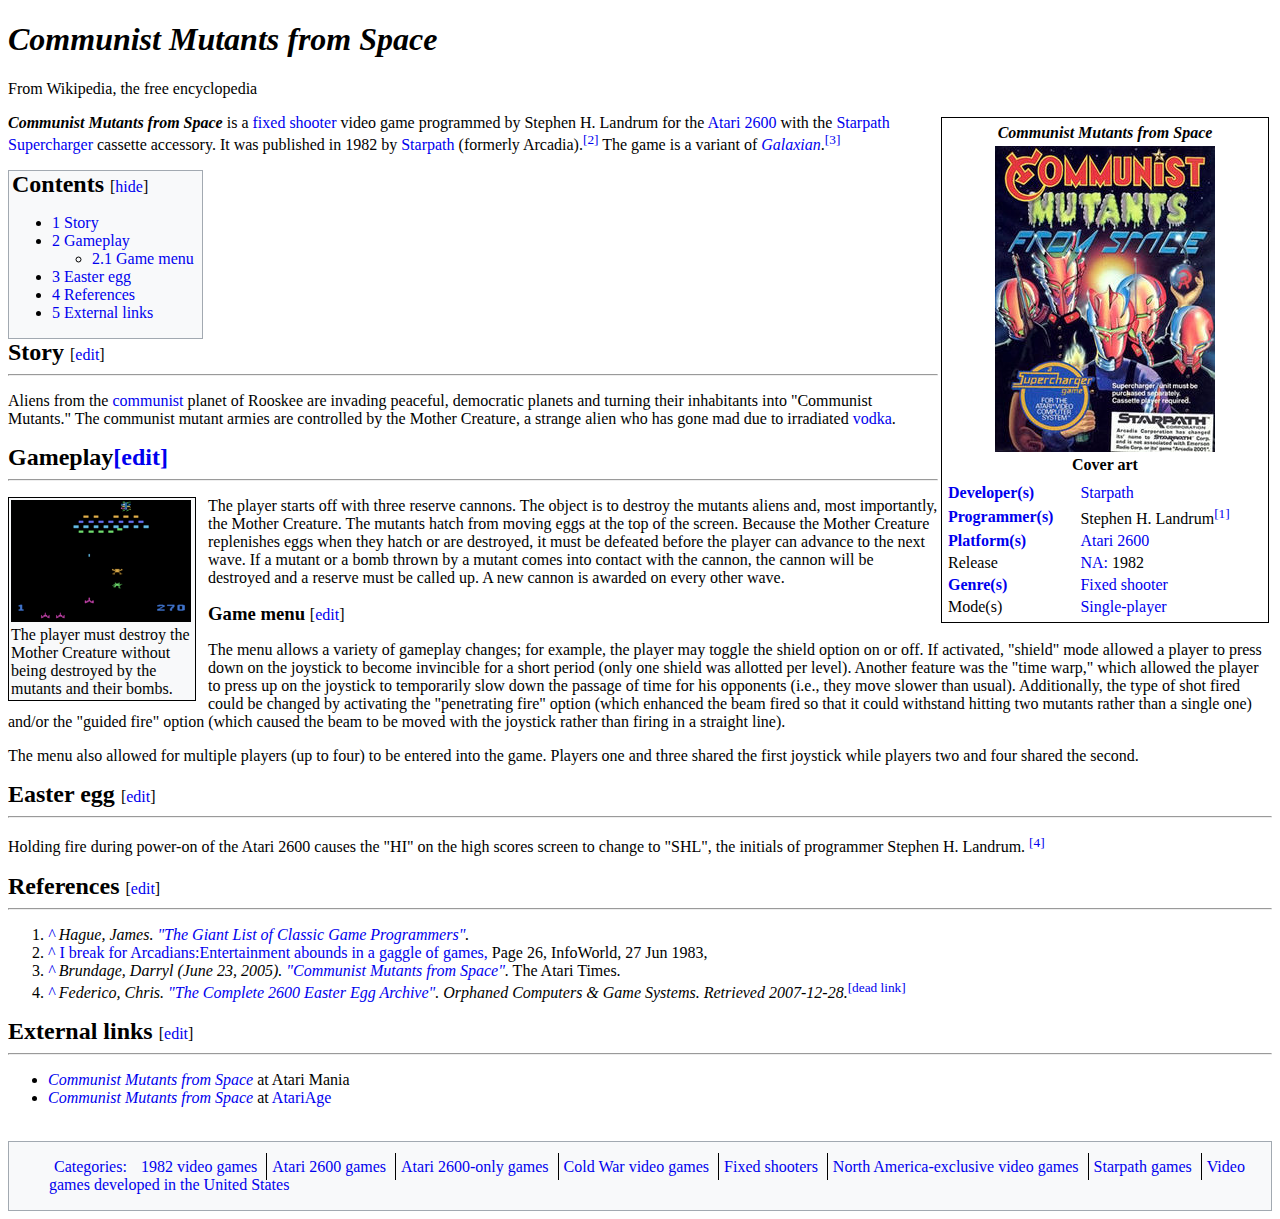
<file: Kommunista_Muntansok/index.html>
<!DOCTYPE html>
<html lang="en">
<head>
  <meta charset="utf-8">
  <title>Kommunista Mutánsok</title>
  <meta name="viewport" content="width=device-width, initial-scale=1">
  <link rel="stylesheet" type="text/css" href="kommunista.css">
</head>
<body>
  <div>
    <div class="fejdiv">
      <h1>Communist Mutants from Space</h1>
      <p class="fejp">From Wikipedia, the free encyclopedia</p>
    </div>
  <div >
    <table class="adatlap">
      <tr>
        <th>
          <table>
            <tr>
              <th>Communist Mutants from Space</th>
            </tr>
            <tr>
              <td> <div class="kep"><figure><img src="assets/220px-Communist_Mutants_from_Space_cover.jpg" alt="Communist Mutants from Space cover.jpg"><figcaption>Cover art</figcaption></figure></div></td>
            </tr>
          </table>
        </th>
      </tr>
      <tr>
        <td>
          <table>
            <tr>
              <td><a href="#" class="bold">Developer(s)</a></td><td> <a href="#">Starpath</a></td>
            </tr>
            <tr>
              <td><a href="#" class="bold">Programmer(s)</a></td><td>	Stephen H. Landrum<a href="#"><sup>[1]</sup></a></td>
            </tr>
            <tr>
              <td><a href="#" class="bold">Platform(s)</a></td><td>	<a href="#">Atari 2600</a></td>
            </tr>
            <tr>
              <td>Release</td><td><a href="#">NA:</a> 1982</td>
            </tr>
            <tr>
              <td><a href="#" class="bold">Genre(s)</a></td><td>	<a href="#">Fixed shooter</a></td>
            </tr>
            <tr>
              <td>Mode(s)</td><td>	<a href="#">Single-player</a></td>
            </tr>
          </table>
        </td>
      </tr>
    </table>
  </div>
    
  <p><strong><em>Communist Mutants from Space</em></strong> is a <a href="#">fixed shooter</a> video game programmed by Stephen H. Landrum for the <a href="#">Atari 2600</a> with the <a href="#">Starpath Supercharger</a> cassette accessory. It was published in 1982 by <a href="#">Starpath</a> (formerly Arcadia).<a href="#"><sup>[2]</sup></a> The game is a variant of <a href="#"><em>Galaxian</em></a>.<a href="#"><sup>[3]</sup></a></p>
 
  <div class="tartjegy">
    <h2>Contents </h2> [<a href="#">hide</a>]
    <ul>
      <li><a href="#">1 Story</a></li>
      <li><a href="#">2 Gameplay</a>
        <ul>
          <li><a href="#">2.1 Game menu</a></li>
        </ul></li>
      <li><a href="#">3 Easter egg</a></li>
      <li><a href="#">4 References</a></li>
      <li><a href="#">5 External links</a></li>
    </ul>
  </div>
    
  <h2>Story </h2> [<a href="#">edit</a>]
  <hr>
  <p>Aliens from the <a href="#">communist</a> planet of Rooskee are invading peaceful, democratic planets and turning their inhabitants into "Communist Mutants." The communist mutant armies are controlled by the Mother Creature, a strange alien who has gone mad due to irradiated <a href="#">vodka</a>.</p>
  <h2>Gameplay<a href="#">[edit]</a></h2>
  <hr>
  <div class="commieCont">
    <div class="commiemutants"><figure class="kommunista180">
      <img src="assets/180px-Commiemutants.png" alt="Kommunista mutánsok">
        <figcaption>The player must destroy the Mother Creature without being destroyed by the mutants and their bombs.</figcaption></figure>
    </div>
    <p>The player starts off with three reserve cannons. The object is to destroy the mutants aliens and, most importantly, the Mother Creature. The mutants hatch from moving eggs at the top of the screen. Because the Mother Creature replenishes eggs when they hatch or are destroyed, it must be defeated before the player can advance to the next wave. If a mutant or a bomb thrown by a mutant comes into contact with the cannon, the cannon will be destroyed and a reserve must be called up. A new cannon is awarded on every other wave.</p>
  </div>  
  <h3>Game menu </h3> [<a href="#">edit</a>]
  <p>The menu allows a variety of gameplay changes; for example, the player may toggle the shield option on or off. If activated, "shield" mode allowed a player to press down on the joystick to become invincible for a short period (only one shield was allotted per level). Another feature was the "time warp," which allowed the player to press up on the joystick to temporarily slow down the passage of time for his opponents (i.e., they move slower than usual). Additionally, the type of shot fired could be changed by activating the "penetrating fire" option (which enhanced the beam fired so that it could withstand hitting two mutants rather than a single one) and/or the "guided fire" option (which caused the beam to be moved with the joystick rather than firing in a straight line).</p>
  <p>The menu also allowed for multiple players (up to four) to be entered into the game. Players one and three shared the first joystick while players two and four shared the second.</p>
    
  <h2>Easter egg </h2> [<a href="#">edit</a>]
  <hr>
    <p>Holding fire during power-on of the Atari 2600 causes the "HI" on the high scores screen to change to "SHL", the initials of programmer Stephen H. Landrum. <a href="#"><sup>[4]</sup></a></p>

  <h2> References </h2> [<a href="#">edit</a>]
  <hr>
  <ol>
    <li><em><a href="#">^</a> Hague, James. <a href="#">"The Giant List of Classic Game Programmers"</a>.</em></li>
    <li><a href="#">^</a> <a href="#">I break for Arcadians:Entertainment abounds in a gaggle of games,</a> Page 26, InfoWorld, 27 Jun 1983,</li>
    <li><em><a href="#">^</a> Brundage, Darryl (June 23, 2005). <a href="#">"Communist Mutants from Space"</a>.</em> The Atari Times.</li>
    <li><em><a href="#">^</a> Federico, Chris. <a href="#">"The Complete 2600 Easter Egg Archive"</a>. Orphaned Computers & Game Systems. Retrieved 2007-12-28.</em><a href="#"><sup>[dead link]</sup></a></li>
  </ol>  
    
  <h2> External links </h2> [<a href="#">edit</a>]
  <hr>
  <ul>
    <li><em><a href="#">Communist Mutants from Space</a></em> at Atari Mania</li>
    <li><em><a href="#">Communist Mutants from Space</a></em> at <a href="#">AtariAge</a></li>
  </ul>
    <br>
  <div class="vizszintesLista">
    <ul>
      <li class="borderX"><a href="#">Categories: </a></li>
      <li class="borderX"><a href="#">1982 video games</a></li>
      <li class="border"><a href="#">Atari 2600 games</a></li>
      <li class="border"><a href="#">Atari 2600-only games</a></li>
      <li class="border"><a href="#">Cold War video games</a></li>
      <li class="border"><a href="#">Fixed shooters</a></li>
      <li class="border"><a href="#">North America-exclusive video games</a></li>
      <li class="border"><a href="#">Starpath games</a></li>
      <li class="border"><a href="#">Video games developed in the United States</a></li>
    </ul>
  </div>
  </div>
</body>
</html>
</file>
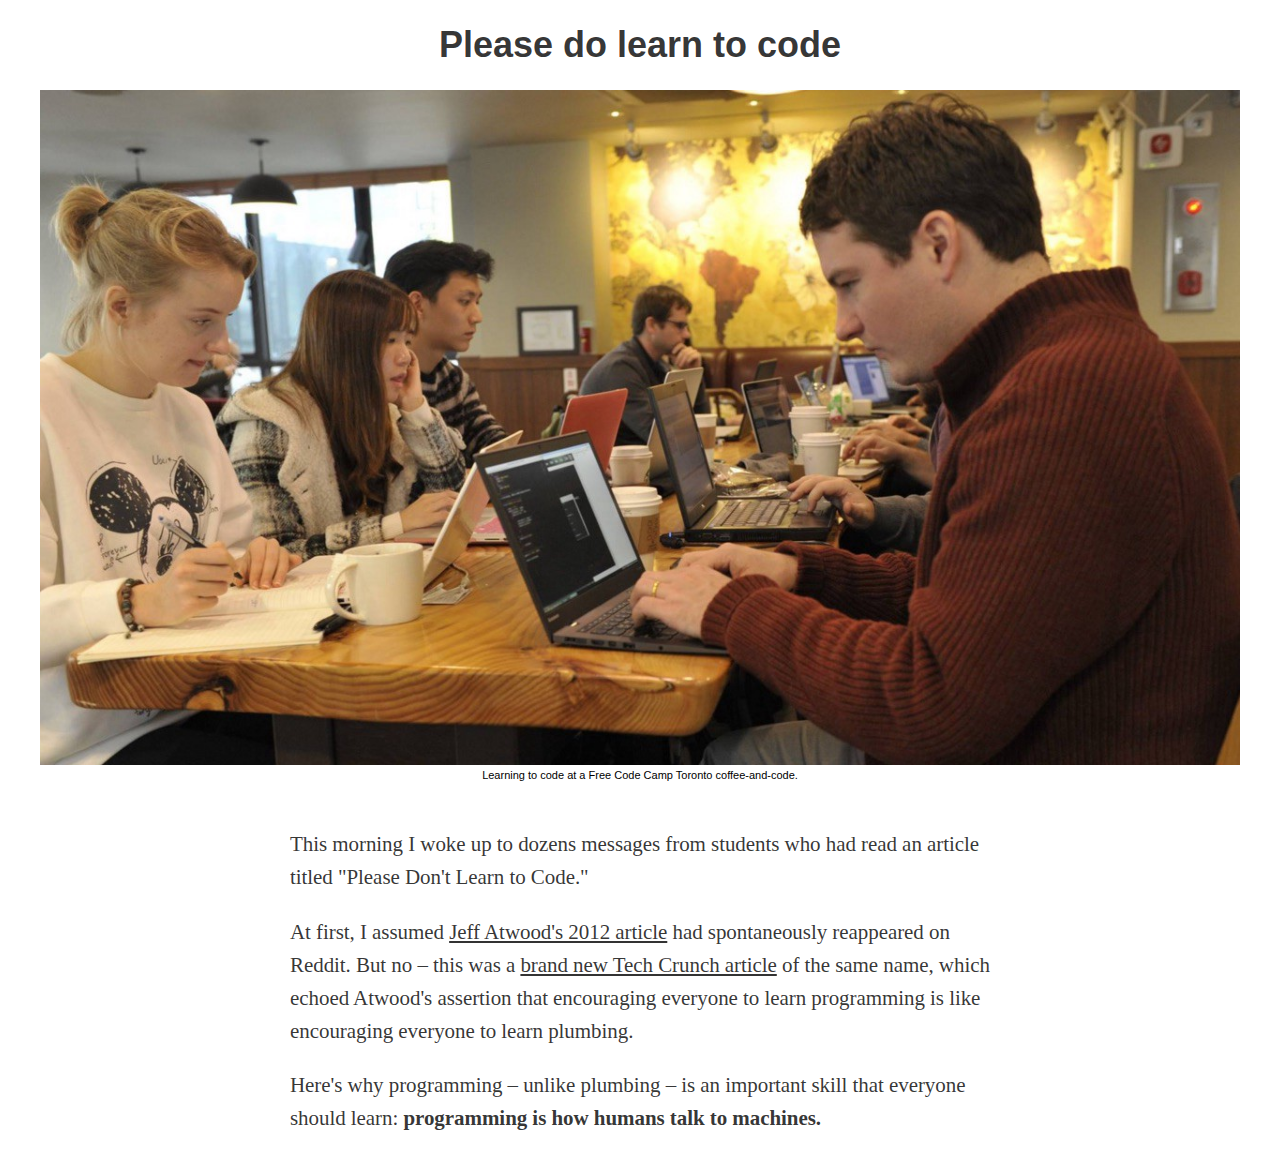
<file: Medium_cikk/index.html>
<!DOCTYPE html>
<html lang="en">
<head>
  <meta name="description" content="Médium cikk gyakorlás">
  <title>Medium Article</title>
  <link rel="stylesheet" type="text/css" href="main.css">
</head>
<body>
  <h1>Please do learn to code</h1>
  <figure>  <!--kép aláírással-->
    <img src="assets/medium-article-cover.jpg" alt="coders">
    <figcaption>Learning to code at a Free Code Camp Toronto coffee-and-code.</figcaption>   <!--kép aláírás-->
  </figure>
  <article> <!--a cikk, amely bekezdésekből áll (p), bár validációkor kellene bele h2-h6-ig valami-->
    <p>This morning I woke up to dozens messages from students who had read an article titled "Please Don't Learn to Code."</p>
    <p>At first, I assumed <a href="http://blog.codinghorror.com/please-dont-learn-to-code/" title="Jeff Atwood">Jeff Atwood's 2012 article</a> had spontaneously reappeared on Reddit. But no – this was a <a href="http://techcrunch.com/2016/05/10/please-dont-learn-to-code" title="Tech crunch">brand new Tech Crunch article</a> of the same name, which echoed Atwood's assertion that encouraging everyone to learn programming is like encouraging everyone to learn plumbing.</p>
    <p>Here's why programming – unlike plumbing – is an important skill that everyone should learn: <strong>programming is how humans talk to machines.</strong></p>
  </article>
</body>
</html>
</file>
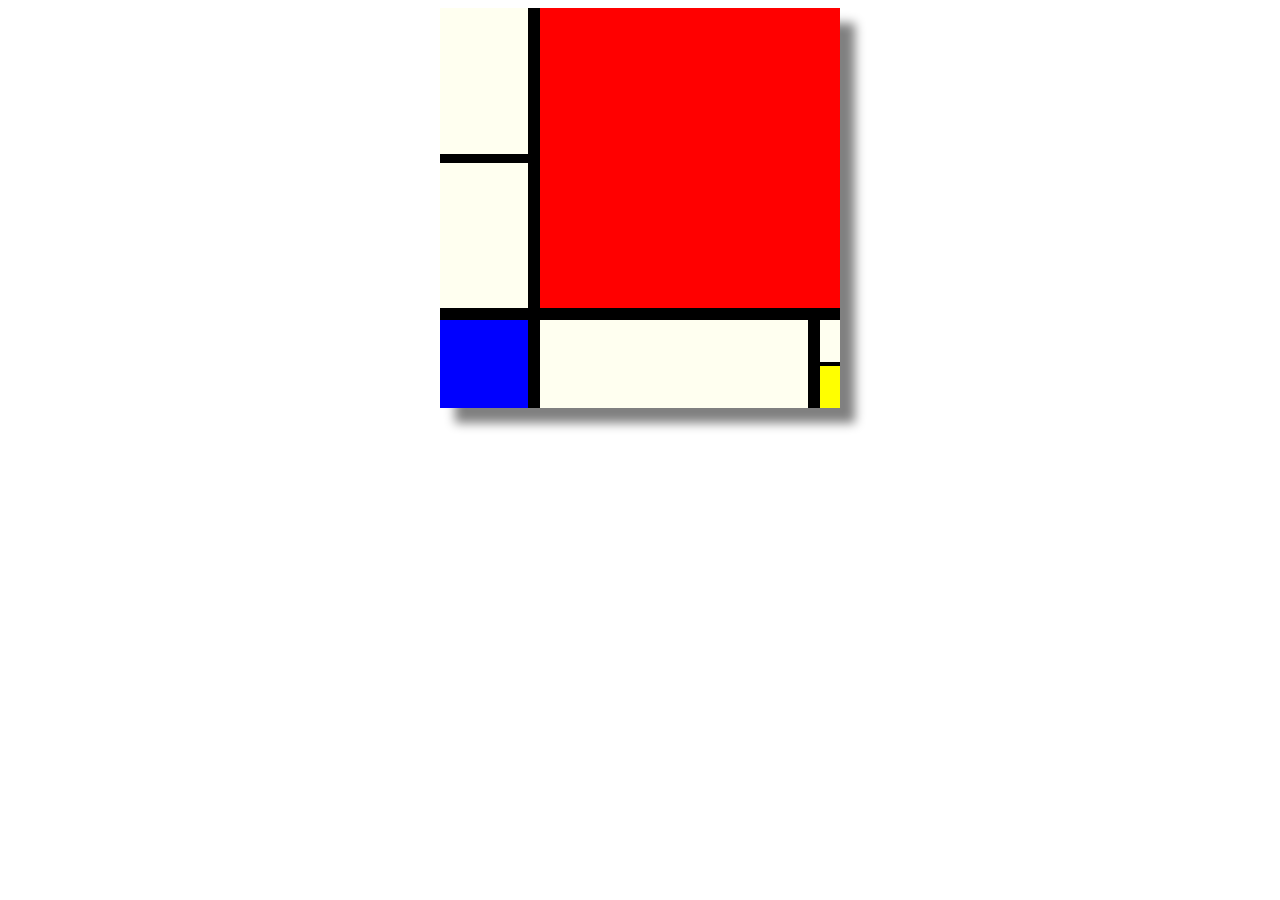
<file: Mondarin/index.html>
<!DOCTYPE html>
<html>
<head>
<meta name="description" content="Festmény">
  <meta charset="utf-8">
  <meta name="viewport" content="width=device-width">
  <title>Mondrian</title>
  <link rel="stylesheet" type="text/css" href="main.css">
</head>
<body>                   <!--htnl:"=" css:":"-->
<div id="canvas">        <!--id(css:#): azonosító div: vászon, erre festünk-->
  <div id="first-row">   <!-- class(css:.): osztály, egy idhez több osztály(tulajdonságleíró) is tartozhat-->
    <div id="big-rectangle" class="red right"></div>
    <div id="first-divider" class="black right"></div>
    <div id="first-column" class="ight">
      <div id="first-medium-rectangle"></div>
      <div id="second-divider" class="black"></div>
      <div id="second-medium-rectangle"></div>      
      </div>
    </div>
  <div id="second-row" class="black"></div>
  <div id="third-row">
    <div id="last-column" class="right">
      <div id="first-white"></div>
      <div id="third-divider" class="black"></div>
      <div id="first-yellow" class="yellow"></div>
      </div>
    <div id="fourth-divider" class="black right"></div>
    <div id="feher" class="right"></div>
    <div id="fifth-divider" class="black right"></div>
    <div id="kek" class="blue right"></div>
  </div>
</div>

</body>
</html>
</file>
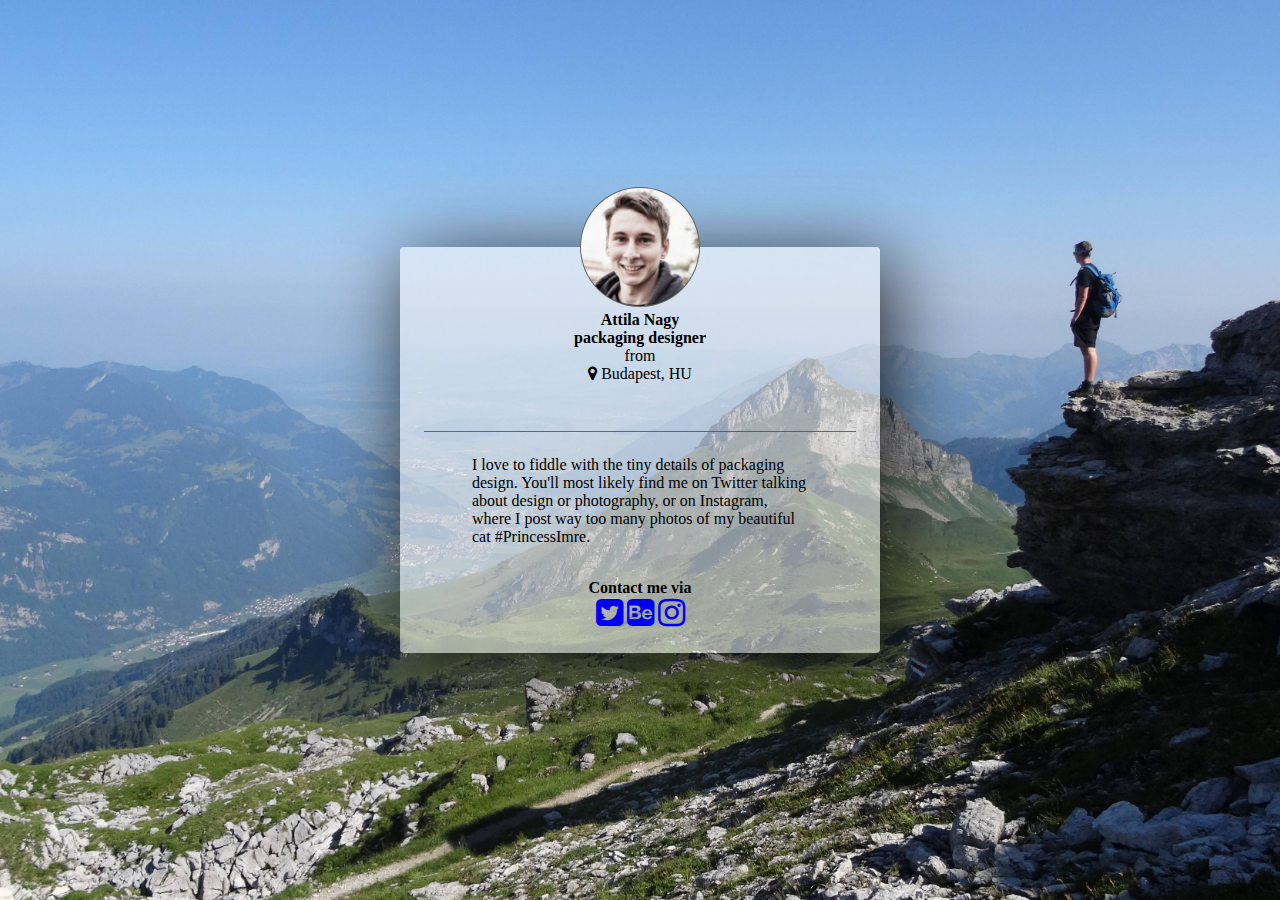
<file: Online_nevjegy/index.html>
<!DOCTYPE html>
<html>
<head>
<meta name="description" content="Névjegy">
  <meta charset="utf-8">
  <meta name="viewport" content="width=device-width">
  <title>Névjegy</title>
  <link rel="stylesheet" type="text/css" href="main.css">
  <link href="https://maxcdn.bootstrapcdn.com/font-awesome/4.7.0/css/font-awesome.min.css" rel="stylesheet">
</head>
<body>
  <div class="profile-card"> <!-- Becsomagoljuk egy egységbe az egész névjegyet -->
    <div class="head">       <!-- Van egy fejrész -->
      <div class="profile-image"><!-- Képpel, alapadatokkal -->
        <img src="assets/EcO1qil.jpg" alt="Profilkép">
      </div>
      <div class="name-headline">
        <h1>Attila Nagy</h1>
        <h2>packaging designer</h2>
        <span>from</span>
        <p><i class="fa fa-map-marker"></i> Budapest, HU</p>
      </div>
    </div>
    <div class="content">    <!-- És van egy törzs -->
      <p class="about">      <!-- Rövid leírással -->
        I love to fiddle with the tiny details of packaging design. You'll most likely find me on Twitter talking about design or photography, or on Instagram, where I post way too many photos of my beautiful cat #PrincessImre.
      </p>
      <section class="links"><!-- Linkekkel -->
        <h2>Contact me via</h2>
        <ul>
          <li><a href="https://twitter.com/#" title="Twitter"><i class="fa fa-2x fa-twitter-square"></i></a></li>
          <li><a href="https://behance.com/#" title="Behance"><i class="fa fa-2x fa-behance-square"></i></a></li>
          <li><a href="https://instagram.com/#" title="Instagram"><i class="fa fa-2x fa-instagram"></i></a></li>
        </ul>
      </section>
    </div>
  </div>
</body>
</html>
</file>
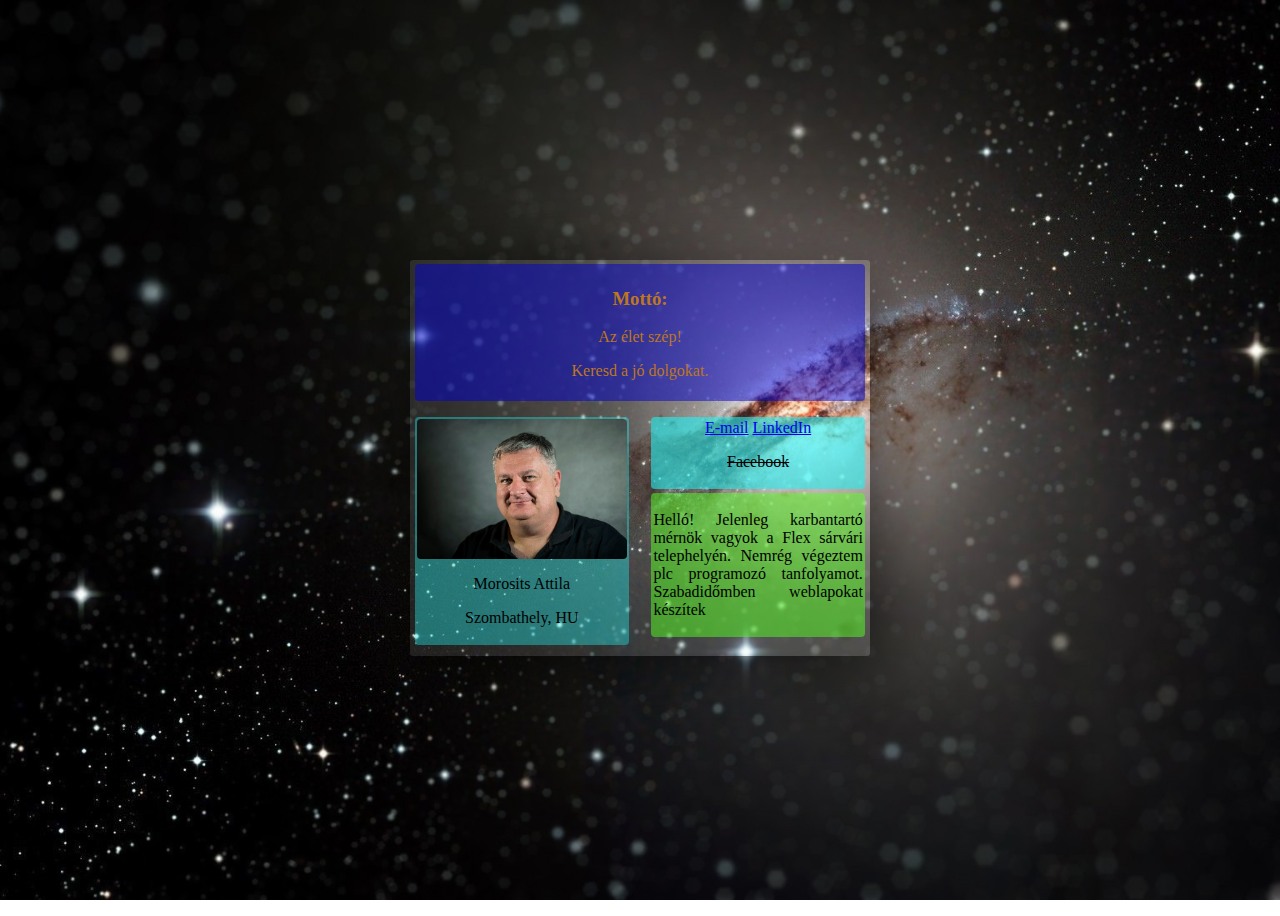
<file: Sajat_nevjegy/index.html>
<!DOCTYPE html>
<html>
<head>
<meta name="description" content="Saját névjegy">
  <meta charset="utf-8">
  <meta name="viewport" content="width=device-width">
  <link rel="stylesheet" type=" text/css" href="main.css">
  <title>Névjegy</title>
</head>
<body>
  <div class=nevjegykartya>
    <div class="motto">
      <h3>Mottó:</h3>
      <p>Az élet szép!</p>
      <p>Keresd a jó dolgokat.</p>
    </div>
    <div class="leirasok">
      <div class="leir betetleir">
        <div class="leir leir1">
          <img src="assets/DSC_2815.jpg" id="arckep">
          <p>Morosits Attila</p>
          <p>Szombathely, HU</p>
        </div>
      </div>
      <div class="leir betetleir">
        <div class="leir leir2">
          <a href="mailto:morositsa@freemail.hu" title="E-mail:Freemail" target="_blank">E-mail</a>
          <a href="https://www.linkedin.com/in/attila-morosits-060a23165" title="LikedIn:Morosits Attila" target="_blank">LinkedIn</a>
          <p id="face">Facebook</p>
        </div>
        <div class="leir leir3">
          <p> Helló! Jelenleg karbantartó mérnök vagyok a Flex sárvári telephelyén. Nemrég végeztem plc programozó tanfolyamot. Szabadidőmben weblapokat készítek</p>
        </div>
      </div>
    </div>
  </div>
</body>
</html>
</file>
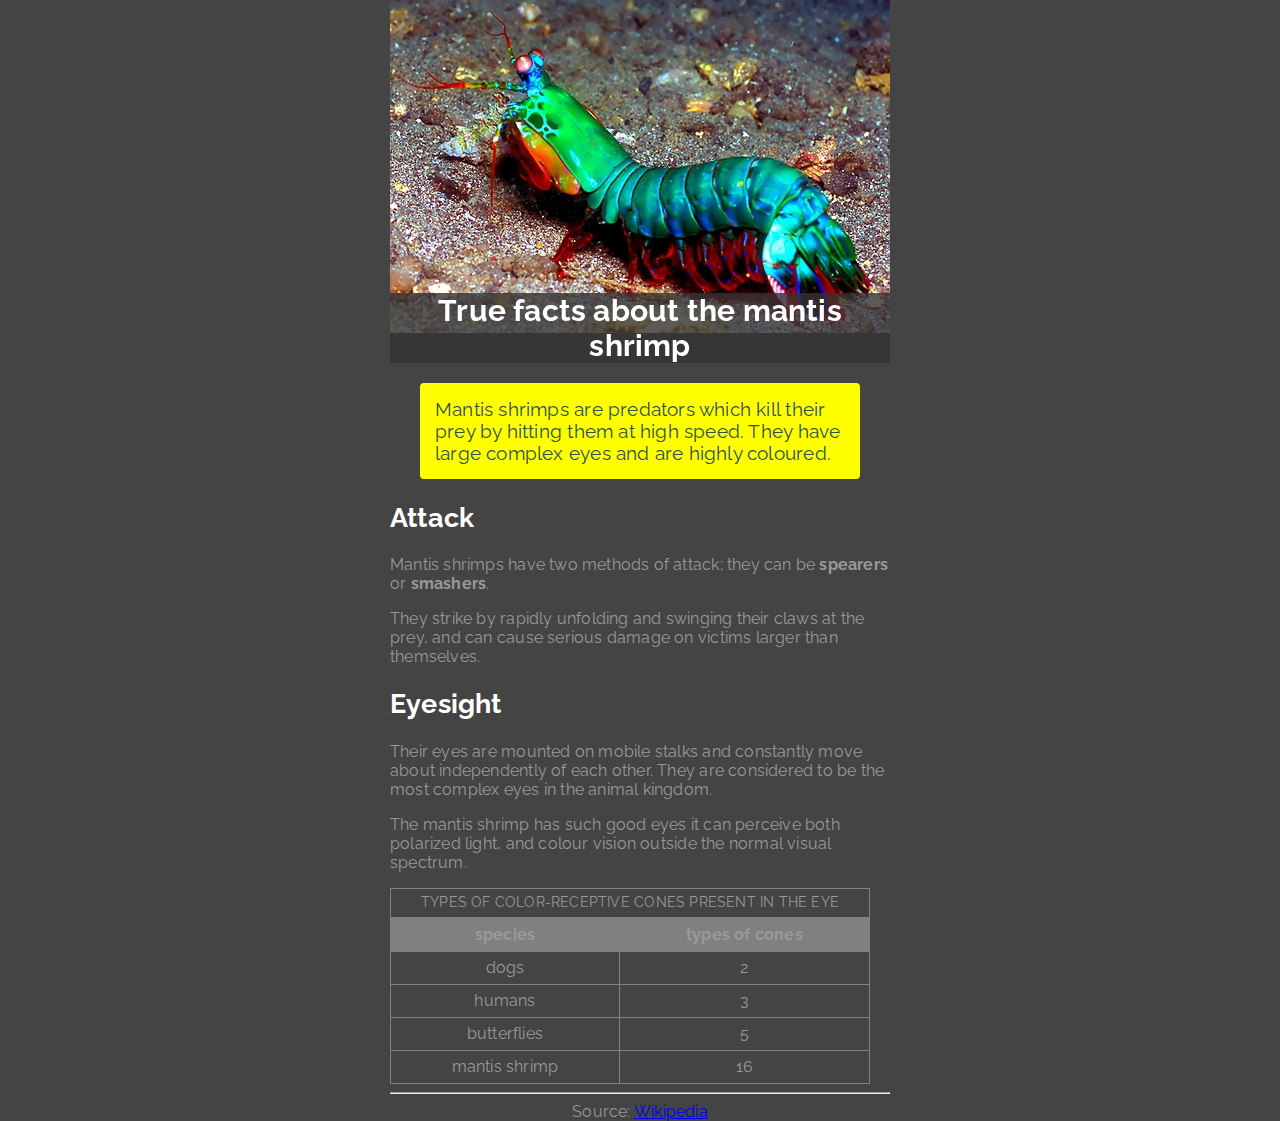
<file: Saskarak/index.html>
<!DOCTYPE html>
<html lang="en">   <!-- Kapott anyag a gyakorláshoz -->
<head>
  <meta name="description" content="Sáskarák">
  <title>Mantis shrimp</title>
  <link rel="stylesheet" type="text/css" href="main.css">
  <link href="https://fonts.googleapis.com/css?family=Raleway" rel="stylesheet">
</head>
<body>
  <img src="assets/tPT0bDo.jpg" alt="Mantis shrimp">

  <h1>True facts about the mantis shrimp</h1>
    <p class="lead">Mantis shrimps are predators which kill their prey by hitting them at high speed. They have large complex eyes and are highly coloured.</p>

  <h2>Attack</h2>
    <p>Mantis shrimps have two methods of attack; they can be <strong>spearers</strong> or <strong>smashers</strong>.</p>
    <p>They strike by rapidly unfolding and swinging their claws at the prey, and can cause serious damage on victims larger than themselves.</p>
  
  <h2>Eyesight</h2>
  
    <p>Their eyes are mounted on mobile stalks and constantly move about independently of each other. They are considered to be the most complex eyes in the animal kingdom.</p>
    <p>The mantis shrimp has such good eyes it can perceive both polarized light, and colour vision outside the normal visual spectrum.</p>
  
  <table>
    <caption>Types of color-receptive cones present in the eye</caption>
    <tr>
      <th>species</th>
      <th>types of cones</th>
    </tr>
    <tr>
      <td>dogs</td>
      <td>2</td>
    </tr>
    <tr>
      <td>humans</td>
      <td>3</td>
    </tr>
    <tr>
      <td>butterflies</td>
      <td>5</td>
    </tr>
    <tr>
      <td>mantis shrimp</td>
      <td>16</td>
    </tr>
  </table>
  
  <hr>
  
  <footer>Source: <a href="https://simple.wikipedia.org/wiki/Mantis_shrimp" target="_blank">Wikipedia</a></footer>

</body>
</html>
</file>
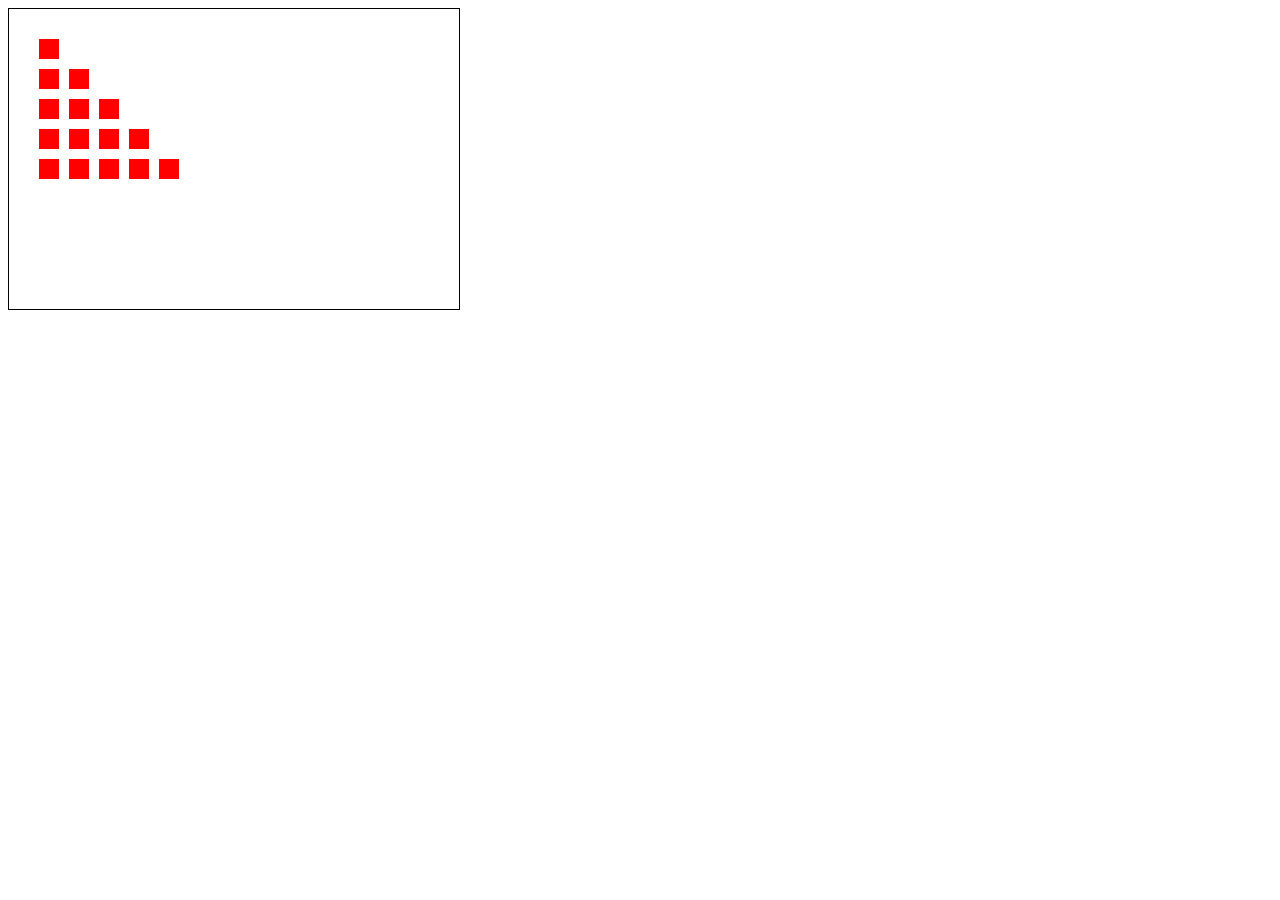
<file: Java_Feladatok/Negyszögek/index.html>
﻿<!DOCTYPE html>
<html>
<head>
<meta name="description" content="Rajzolgatás7">
  <meta charset="utf-8">
  <meta name="viewport" content="width=device-width">
  <title>Négyszögek</title>
</head>
<body>
  <canvas id="myCanvas" height="300" width="450" style="border: 1px solid black"></canvas>
  <script src="engine.js"> </script>
</body>
</html>
</file>
<file: Kommunista_Muntansok/kommunista.css>
body {
  margin-top: 0px;
  display: flex;
  
}

.fejdiv {
  margin-bottom: 1rem;
}

h1{
  font-style: italic;
}

.fejp {
  margin-bottom: 0px;
}

h1 {
  
}

table {
  float: right;
  width: 20em;
}

th {
  font-style: italic;
  text-align: center;
}

.kep {
  font-style: normal;
  text-align: center;
}

.commiemutants {
  width: 182px;
  border: 1px solid;
  padding: 2px;
  margin-right: 12px;
  background-color:#f8f9fa;
  float: left;
}

.uto {
  list-style-type: none;
}

.lis{
  display: inline;

}

.bold {
  font-weight: bold;
}

a {
  text-decoration-line: none;
}

a:hover{
  text-decoration-line: underline;
}

.tartjegy {
  float:inherit;
  border: 1px solid;
  border-color: #a2a9b1;
  background-color:#f8f9fa;
  width: 190px;
  padding-left: 3px;
}

.adatlap {
  border: 1px solid;
  margin: 3px;
}

.commieCont {
  display: inline;
}

h2 {
  display: inline;
}

h3 {
  display: inline;
}

figure {
  margin: 0;
}

.vizszintesLista {
  border: 1px solid;
  border-color: #a2a9b1;
  background-color:#f8f9fa; 
}



.borderX, .border {
  display: inline;
  padding: 5px;
}

.border {
  border-left: 1px solid;
}
</file>
<file: Medium_cikk/main.css>
body{              /*Minden elemre vonatkozik*/
  margin: 0;
}

h1,figcaption {    /*A közös szabályokat rakhatjuk egy helyre is, a késöbbi felülírja az előzőeket!*/
  text-align: center;
  font-family: "Lucida Grande","Lucida Sans Unicode","Lucida Sans",Geneva,Arial,sans-serif; /*A fontokat sorrendben próbálja betölteni, de lehet külső hivatkozás is.*/
}

h1 {               /*Minden elemnek a megjelenését szabályozhatjuk.*/
  color: rgba(0,0,0,.8);
  font-size: 36px;
}

img {
  height:auto;     /*A kép magassága automata, így a kép oldalaránya megmarad.*/ 
  width:100%;      /*a kép mindig kitölti a vízszintes helyet.*/
}

figcaption{
  font-size: 11px;
}

article {
  margin-left: auto;
  margin-right: auto;
  max-width:700px; /*A cikk szélessége korlátozva, a margók oldalról mindig egyformák, így középre kerül.*/
  padding:10px;    /*A 'margin: 0;' miatt a  legszélén kezdődne minden.*/
}

p {
  color: rgba(0,0,0,0.8);
  font-family: Georgia,Cambria,"Times New Roman",Times,serif;
  font-size: 21px; /*A bekezdések beállítása csökkentett betüközzel, növelt sorközzel.*/
  letter-spacing: -.003em;
  line-height: 1.58;
}

a {                /*A linkek színét adja meg.*/
  color: rgba(0,0,0,0.8);
}

a:hover {          /*Majd átszínezi mikor rámutatunk.*/
  color: rgba(253,53,53,1);
}
</file>
<file: Mondarin/main.css>
#canvas {                            /*id azonosító*/
  width: 400px;                      /*fix szélesség*/
  height: 400px;
  background-color: ivory;
  margin: 0 auto;
  box-shadow: 15px 15px 10px  gray
}
#first-row {
  width: 100%;
  height: 75%;
}
#second-row {
  width: 100%;
  height: 3%;
}
#third-row {
  width: 100%;
  height: 22%;
}
#big-rectangle {
  width: 75%;
  height: 100%;
}
#first-divider {
  width:3%;
  height:100%;
}
#first-column {
  width:22%;
  height:100%
}
#first-medium-rectangle {
  width:100%;
  height:48.5%;
}
#second-divider {
  width:100%;
  height:3%;
}
#second-medium-rectangle {
  width:100%;
  height:48.5%;
}
#last-column {
  width:5%;
  height:100%;
}
#first-white {
  width:100%;
  height:47.5%;
}
#third-divider {
  width:100%;
  height:5%;
}
#first-yellow {
  width:100%;
  height:47.5%;
}
#fourth-divider {
  width:3%;
  height:100%;
}
#feher {
  width:67%;
  height:100%;
}
#fifth-divider {
  width:3%;
  height:100%;
}
#kek {
  width:22%;
  height:100%;
}
.red {
  background-color: red;
}
.black {
  background-color: black;
}
.yellow {
  background-color: yellow;
}
.blue {
  background-color: blue;
}
.right {
  float: right;
}
</file>
<file: Sajat_nevjegy/main.css>
*{
  border-radius: 4px;
}
body {
  display: flex;
  justify-content: center;
  align-items: center;
  height: 100vh;
  background-image: url('assets/HdfWuc5.jpg');
  background-repeat: no-repeat;
  background-position: center center;
  background-attachment: fixed;
  background-size: cover;
}
.nevjegykartya{
  background-color:hsla(0, 0%, 100%, .1);
  width: 460px;
  max-width: calc(100vw - 10px);
  border-radius: 3px;
  box-shadow: hsla(0, 0%, 0%, .8) 10px 10px 80px;
}
.motto{
  margin: 1%;
  padding: 1%;
  background-color:rgba(00,00,205,.5);
  text-align: center;
  color:#b72;
}
.leir {
  float: left;
  width: 46%;
  margin: 1%;
  padding: 1%;
  text-align: center;
}
.leir1, .leir2, .leir3{
  width: 99%;
}
.leir1 {
  background-color:rgba(34,238,238,.4);
  margin-left: -2%;
}
.leir2 {
  background-color:rgba(34,238,238,.6);
}
.leir3{
  background-color:rgba(85,255,34,.5);
  text-align: justify;
}
#face{
  text-decoration:line-through;
}
img {
  width: 100%;
  display: block;
  transition: .3s;
  transition-delay: .3s;
}
img:hover {
  transform: rotate(360deg);
  width:212%;
  border-radius: 50%;
}
</file>
<file: Saskarak/main.css>
body{              /*Álltalános beállítások, feladatban adott némelyik*/
  background-color:hsla(0, 0%, 50%, .7);
  width:500px;
  margin: 0 auto;
  padding:15px auto;/*Felső-alsó margó 15px, jobb-bal autó:középen lesz*/
  box-sizing: border-box;
  letter-spacing: .013em;
  font-family: 'Raleway', sans-serif;/*Adott*/
  color:#999;      /*Adott*/
  background-color:#444;/*Adott*/
}

h1{
  background-color:rgba(50,50,50,.8);
  margin-top:-44px;/*Felmozgatjuk a képre*/
  width: 500px;    /*A kép szélességéhez igazítjuk*/
  filter: grayscale(10%);
  color:white;
  text-align:center;
  font-size:30px;
}

h2 {
  color:white;
  font-size:27px;
}

.lead{
  background-color:yellow;
  border-radius: 4px;
  width:410px;
  padding:15px;
  margin:15px auto;
  font-size:19px;
  color: darkslategray;
}

table{
  width:480px;
  text-align: center;
  border-collapse: collapse;
  
}
th{
  background-color:gray;
}
table, th, td, caption {
  border: 1px solid grey;
  height:30px;  
}
caption{
  text-transform: uppercase;
  font-size:14px;
  padding:5px;
  height:18px;
}

footer {
  text-align: center;
}
</file>
<file: Online_nevjegy/main.css>
* {                  /* CSS reset: Minden elemnek beállítjuk az alapértéket */
  margin: 0;
  padding: 0;
  box-sizing: border-box;
  font-size: 100%;
}

body {
  display: flex;     /* Mozgatható minden */
  justify-content: center;
  align-items: center;
  height: 100vh;
  background-image: url('assets/9kh3G8L.jpg');
  background-repeat: no-repeat;
  background-position: center center;
  background-attachment: fixed;
  background-size: cover;
}

.profile-card{
  background-color:hsla(0, 0%, 100%, .5);
  width: 480px;
  max-width: calc(100vw - 10px);
  border-radius: 4px;
  box-shadow: hsla(0, 0%, 0%, .8) 10px 10px 80px;
}

.head, .links {
  text-align: center;
}

.head, .content {
  width: 90%;
  margin: 0 auto;
}

img {
  width: 120px;
  height: 120px;
  border-radius: 50%;
  padding: 1px;
  background-color: #666;
  transition: all 0.5s ease-in-out;
  filter: grayscale(50%);
}

img:hover {
  transform: scale(1.1);
  filter: grayscale(20%);
}

.profile-image {
  margin-top: -60px;
}

ul{
  list-style-type:none;
}

li{
  display:inline;
}

.head, .about {
  margin-bottom: 10%;
}

.content {
  padding: 5% 10%;
  border-top: 1px solid hsla(0, 0%, 30%, .8);
}
</file>
